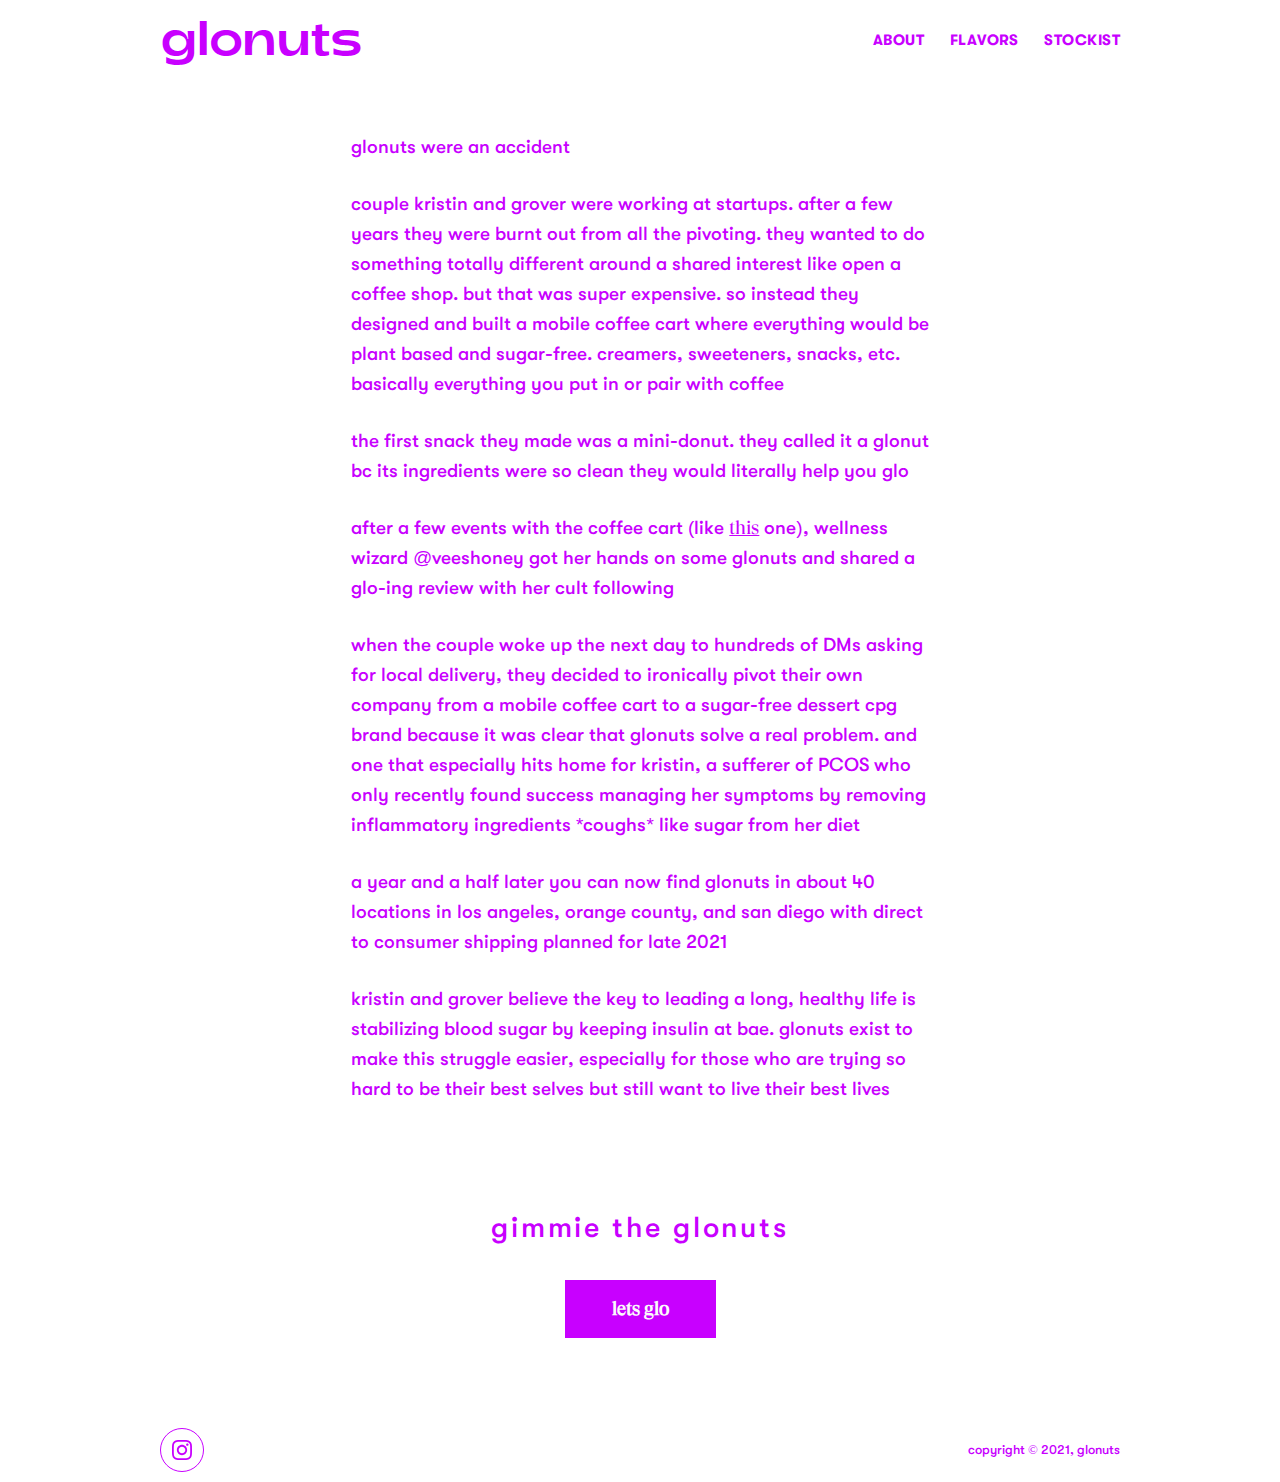
<file: about.html>
<!DOCTYPE html>
<html lang="en" dir="ltr">
  <head>
    <meta charset="utf-8">
    <title>Glonuts</title>
    <!-- Fav Icons -->
    <link rel="apple-touch-icon" sizes="57x57" href="assets/images/icons/apple-icon-57x57.png">
    <link rel="apple-touch-icon" sizes="60x60" href="assets/images/icons/apple-icon-60x60.png">
    <link rel="apple-touch-icon" sizes="72x72" href="assets/images/icons/apple-icon-72x72.png">
    <link rel="apple-touch-icon" sizes="76x76" href="assets/images/icons/apple-icon-76x76.png">
    <link rel="apple-touch-icon" sizes="114x114" href="assets/images/icons/apple-icon-114x114.png">
    <link rel="apple-touch-icon" sizes="120x120" href="assets/images/icons/apple-icon-120x120.png">
    <link rel="apple-touch-icon" sizes="144x144" href="assets/images/icons/apple-icon-144x144.png">
    <link rel="apple-touch-icon" sizes="152x152" href="assets/images/icons/apple-icon-152x152.png">
    <link rel="apple-touch-icon" sizes="180x180" href="assets/images/icons/apple-icon-180x180.png">
    <link rel="icon" type="image/png" sizes="192x192"  href="assets/images/icons/android-icon-192x192.png">
    <link rel="icon" type="image/png" sizes="32x32" href="assets/images/icons/favicon-32x32.png">
    <link rel="icon" type="image/png" sizes="96x96" href="assets/images/icons/favicon-96x96.png">
    <link rel="icon" type="image/png" sizes="16x16" href="assets/images/icons/favicon-16x16.png">
    <meta name="msapplication-TileColor" content="#ffffff">
    <meta name="msapplication-TileImage" content="assets/images/icons/ms-icon-144x144.png">
    <meta name="theme-color" content="#C800FF">
    <!-- OGP -->
    <meta property="og:title" content="glonuts"/>
    <meta property="og:image" content="glonuts"/>
    <meta property="og:description" content="glonuts"/>
    <meta property="og:url" content="glonuts"/>
    <meta id="viewport" name="viewport" content="width=device-width, initial-scale=1, maximum-scale=1, user-scalable=0" />
    <!-- Fav Icon -->
    <link rel="icon" href="favicon.ico" type="image/x-icon"/>
    <!-- Site CSS -->
    <link href="assets/css/simple-grid.css" rel="stylesheet" type="text/css">
    <link href="assets/css/site.css" rel="stylesheet" type="text/css">
    <link href="assets/css/components.css" rel="stylesheet" type="text/css">
    <link href="assets/css/navigation.css" rel="stylesheet" type="text/css">
    <!-- Mobile CSS -->
    <link href="assets/css/mobile.css" rel="stylesheet" type="text/css">
    <!-- JS -->
    <script type="text/javascript" src="assets/js/jquery.min.js"></script>
    <script type="text/javascript" src="assets/js/nav.js"></script>
  </head>
  <body>
    <div class="container">

      <!-- Navigation -->
      <div class="nav-container">
        <div class="logo">
          <a href="index.html">
            glonuts
          </a>
        </div>
        <div class="nav-link-container">
          <div class="nav-link desktop">
            <a href="about.html" >
              ABOUT
            </a>
          </div>
          <div class="nav-link desktop">
            <a href="flavors.html">
              FLAVORS
            </a>
          </div>
          <div class="nav-link desktop">
            <a href="stockist.html">
              STOCKIST
            </a>
          </div>

          <div class="toggle-nav">
            <div class="menu-icon"></div>
          </div>

        </div>
      </div>
      <!-- Mobile Nav Items -->
      <div class="nav-pane slide-out">
        <div class="mobile-nav-link-container">
          <div class="nav-link">
            <a href="about.html" >
              ABOUT
            </a>
          </div>
          <div class="nav-link">
            <a href="flavors.html">
              FLAVORS
            </a>
          </div>
          <div class="nav-link">
            <a href="stockist.html">
              STOCKIST
            </a>
          </div>
        </div>
      </div>

      <style media="screen">
        .about-copy {
          margin: 0 auto;
          max-width: 578px;
          padding-top: 60px;
          font-size: 19px;
        }
        p {
          margin: 0;
          line-height: 30px;
          margin-bottom: 27px;
        }
      </style>

      <div class="content center">
        <div class="about-copy left">
          <p>glonuts were an accident</p>

          <p>couple kristin and grover were working at startups. after a few years they were burnt out from all the pivoting. they wanted to do something totally different around a shared interest like open a coffee shop. but that was super expensive. so instead they designed and built a mobile coffee cart where everything would be plant based and sugar-free: creamers, sweeteners, snacks, etc. basically everything you put in or pair with coffee</p>

          <p>the first snack they made was a mini-donut. they called it a glonut bc its ingredients were so clean they would literally help you glo</p>

          <p>after a few events with the coffee cart (like <a href="http://www.justjared.com/2019/11/06/gwyneth-paltrow-jamie-foxx-more-celebrate-a-hotel-opening-in-west-hollywood/" style="text-decoration: underline;">this</a> one), wellness wizard @veeshoney got her hands on some glonuts and shared a glo-ing review with her cult following</p>

          <p>when the couple woke up the next day to hundreds of DMs asking for local delivery, they decided to ironically pivot their own company from a mobile coffee cart to a sugar-free dessert cpg brand because it was clear that glonuts solve a real problem. and one that especially hits home for kristin, a sufferer of PCOS who only recently found success managing her symptoms by removing inflammatory ingredients *coughs* like sugar from her diet</p>

          <p>a year and a half later you can now find glonuts in about 40 locations in los angeles, orange county, and san diego with direct to consumer shipping planned for late 2021</p>

          <p>kristin and grover believe the key to leading a long, healthy life is stabilizing blood sugar by keeping insulin at bae. glonuts exist to make this struggle easier, especially for those who are trying so hard to be their best selves but still want to live their best lives</p>
        </div>

        <!-- Hero CTA -->
        <div class="content center cta">
          gimmie the glonuts
        </div>
        <a href="about.html">
          <a href="https://forms.gle/fLkeyUtPHqLLz2ut7" target="_blank">
            <div class="btn" style="margin-bottom: 90px;">
              lets glo
            </div>
          </a>
        </a>
      </div>

  <!-- Footer -->
  <div class="footer">
    <div class="ig-container">
      <a href="https://Instagram.com/eatglonuts" target="_blank" class="ig-link">
      </a>
    </div>
    <div class="copyright">
      copyright © 2021, glonuts
    </div>
  </div>

  <!-- End Container -->
  </div>

</body>
</file>
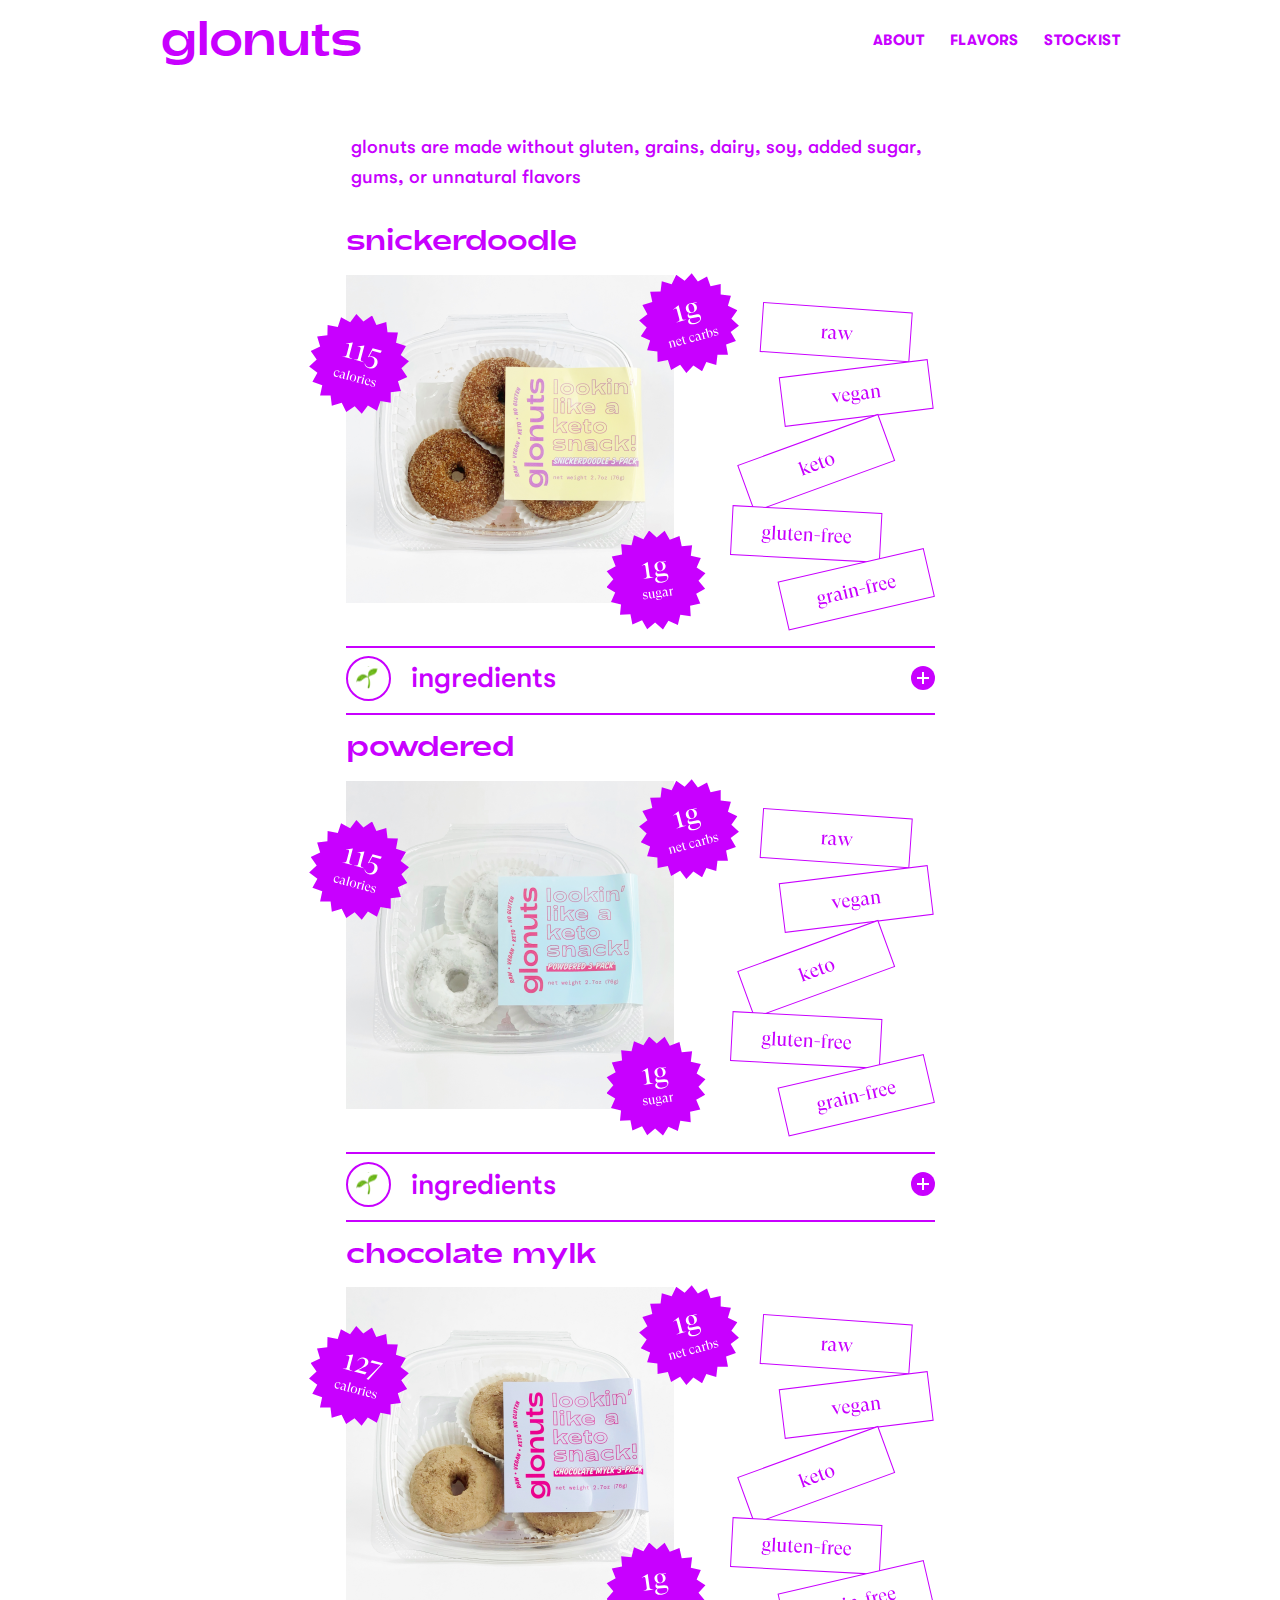
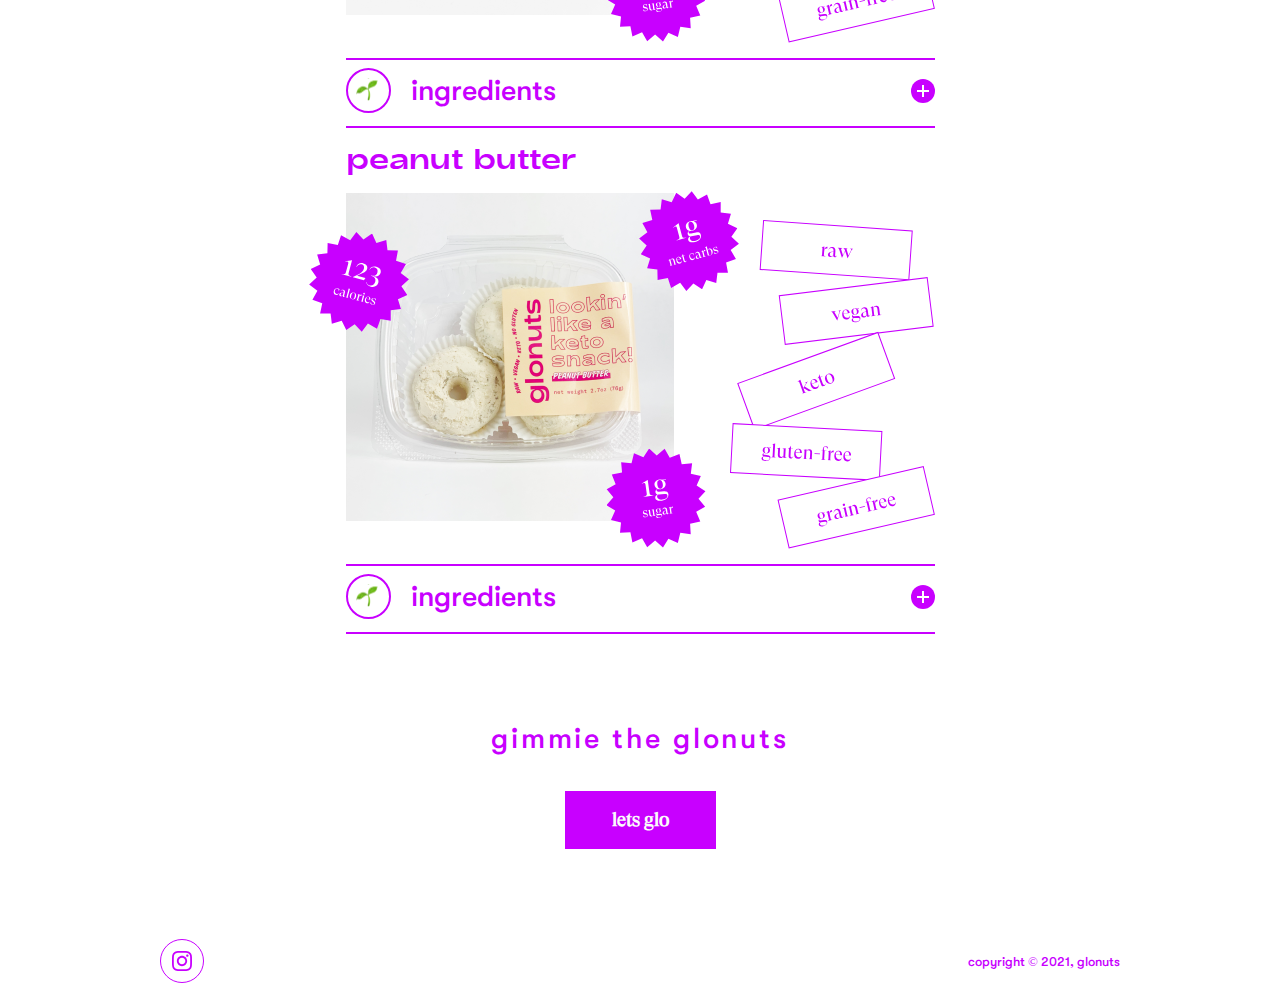
<file: flavors.html>
<!DOCTYPE html>
<html lang="en" dir="ltr">
  <head>
    <meta charset="utf-8">
    <title>Glonuts</title>
    <!-- Fav Icons -->
    <link rel="apple-touch-icon" sizes="57x57" href="assets/images/icons/apple-icon-57x57.png">
    <link rel="apple-touch-icon" sizes="60x60" href="assets/images/icons/apple-icon-60x60.png">
    <link rel="apple-touch-icon" sizes="72x72" href="assets/images/icons/apple-icon-72x72.png">
    <link rel="apple-touch-icon" sizes="76x76" href="assets/images/icons/apple-icon-76x76.png">
    <link rel="apple-touch-icon" sizes="114x114" href="assets/images/icons/apple-icon-114x114.png">
    <link rel="apple-touch-icon" sizes="120x120" href="assets/images/icons/apple-icon-120x120.png">
    <link rel="apple-touch-icon" sizes="144x144" href="assets/images/icons/apple-icon-144x144.png">
    <link rel="apple-touch-icon" sizes="152x152" href="assets/images/icons/apple-icon-152x152.png">
    <link rel="apple-touch-icon" sizes="180x180" href="assets/images/icons/apple-icon-180x180.png">
    <link rel="icon" type="image/png" sizes="192x192"  href="assets/images/icons/android-icon-192x192.png">
    <link rel="icon" type="image/png" sizes="32x32" href="assets/images/icons/favicon-32x32.png">
    <link rel="icon" type="image/png" sizes="96x96" href="assets/images/icons/favicon-96x96.png">
    <link rel="icon" type="image/png" sizes="16x16" href="assets/images/icons/favicon-16x16.png">
    <meta name="msapplication-TileColor" content="#ffffff">
    <meta name="msapplication-TileImage" content="assets/images/icons/ms-icon-144x144.png">
    <meta name="theme-color" content="#C800FF">
    <!-- OGP -->
    <meta property="og:title" content="glonuts"/>
    <meta property="og:image" content="glonuts"/>
    <meta property="og:description" content="glonuts"/>
    <meta property="og:url" content="glonuts"/>
    <meta id="viewport" name="viewport" content="width=device-width, initial-scale=1, maximum-scale=1, user-scalable=0" />
    <!-- Fav Icon -->
    <link rel="icon" href="favicon.ico" type="image/x-icon"/>
    <!-- Site CSS -->
    <link href="assets/css/simple-grid.css" rel="stylesheet" type="text/css">
    <link href="assets/css/site.css" rel="stylesheet" type="text/css">
    <link href="assets/css/components.css" rel="stylesheet" type="text/css">
    <link href="assets/css/expandable-panel.css" rel="stylesheet" type="text/css">
    <link href="assets/css/navigation.css" rel="stylesheet" type="text/css">
    <!-- Mobile CSS -->
    <link href="assets/css/mobile.css" rel="stylesheet" type="text/css">
    <!-- JS -->
    <script type="text/javascript" src="assets/js/jquery.min.js"></script>
    <script type="text/javascript" src="assets/js/jquery.expandable.panel.js"></script>
    <script type="text/javascript" src="assets/js/nav.js"></script>
  </head>
  <body>
    <div class="container">

      <!-- Navigation -->
      <div class="nav-container">
        <div class="logo">
          <a href="index.html">
            glonuts
          </a>
        </div>
        <div class="nav-link-container">
          <div class="nav-link desktop">
            <a href="about.html" >
              ABOUT
            </a>
          </div>
          <div class="nav-link desktop">
            <a href="flavors.html">
              FLAVORS
            </a>
          </div>
          <div class="nav-link desktop">
            <a href="stockist.html">
              STOCKIST
            </a>
          </div>

          <div class="toggle-nav">
            <div class="menu-icon"></div>
          </div>

        </div>
      </div>
      <!-- Mobile Nav Items -->
      <div class="nav-pane slide-out">
        <div class="mobile-nav-link-container">
          <div class="nav-link">
            <a href="about.html" >
              ABOUT
            </a>
          </div>
          <div class="nav-link">
            <a href="flavors.html">
              FLAVORS
            </a>
          </div>
          <div class="nav-link">
            <a href="stockist.html">
              STOCKIST
            </a>
          </div>
        </div>
      </div>

      <style media="screen">
        hr {
          border: 1px solid var(--purple);
        }
        .flavors-copy {
          margin-left: 5.25px;
          padding-top: 60px;
          padding-bottom: 25px;
        }
        .product-name {
          font-family: 'GTSuper-Adieu';
          color: var(--purple);
          font-size: 29px;
          padding-bottom: 12px;
        }
        .ingredients-title-container {
          display: flex;
          flex-direction: row;
          flex-wrap: nowrap;
          align-items: center;
          justify-content: space-between;
        }
        .ingredients-title {
          font-family: 'GTWalsheim-Medium';
          color: var(--purple);
          font-size: 29px;
          padding-left: 15px;
        }
        .ingredients-items li {
          font-family: 'GTSuper-Regular';
          color: var(--purple);
          font-size: 19px;
          line-height: 175%;
        }
        .organic-msg {
          font-family: 'GTWalsheim-Bold';
          color: var(--purple);
          font-size: 19px;
          line-height: auto;
        }
        .product-img {
          display: inline-block;
          text-align: left;
          width: 430px;
        }
        .product-shot {
          width: 328px;
        }
        .calories {
          margin-left: -369px;
          margin-bottom: 189px;
          transform: rotate(15.01deg);
        }
        .net-carbs {
          margin-left: 225px;
          margin-bottom: 230px;
          transform: rotate(-15.01deg);
        }
        .sugar {
          margin-left: 260px;
          margin-top: -80px;
          transform: rotate(-8.01deg);
        }
        .ingredient-blocks {
          margin-left: -50px;
        }
        /* Hide mobile feature blocks on desktop */
        @media only screen and (min-width: 60em) {
          .mobile-feature-blocks {
            display: none;
          }
          .desktop-feature-blocks {
            display: inline;
          }
        }
      </style>

      <!-- Flavors Content -->
      <div class="content center">
        <div class="flavors-copy left">
          glonuts are made without gluten, grains, dairy, soy, added sugar, gums, or unnatural flavors
        </div>

        <!-- Snickerdoodle -->
        <div class="product">
          <div class="product-name left">
            snickerdoodle
          </div>
          <div class="product-img">
            <!-- Desktop Product Image -->
            <img src="assets/images/snick.png" alt="" class="product-shot desktop">
            <!-- Mobile Product Image -->
            <img src="assets/images/snick.png" alt="" class="product-shot mobile">
            <!-- Badges -->
            <img src="assets/images/svg/calories-snicker-powder.svg" alt="" class="calories">
            <img src="assets/images/svg/net-carbs-all.svg" alt="" class="net-carbs">
            <img src="assets/images/svg/sugar-all.svg" alt="" class="sugar">
          </div>
          <div class="desktop-feature-blocks">
            <img src="assets/images/svg/feature-blocks.svg" alt="" class="ingredient-blocks">
          </div>
        </div>
        <!-- Snickerdoodle Ingredients -->
        <hr>
        <div class="expandable-panel" id="cp-1">
          <div class="expandable-panel-heading">
            <div class="ingredients-title-container left">
              <img src="assets/images/svg/ingredient-icon-alt.svg" alt="" width="45px">
              <div class="ingredients-title">
                ingredients
              </div>
              <span class="icon-close-open"></span>
            </div>
          </div>
          <div class="expandable-panel-content">
            <div class="ingredients-items left">
              <ul>
                <li>almond flour  <i>non-gmo</i></li>
                <li>coconut*</li>
                <li>coconut oil*</li>
                <li>coconut butter*</li>
                <li>erythritol  <i>non-gmo</i></li>
                <li>monkfruit  <i>non-gmo</i></li>
                <li>almond mylk*</li>
                <li>vanilla*</li>
                <li>himalayan pink salt</li>
              </ul>
              <div class="organic-msg right">
                * indicates organic
              </div>
            </div>
          </div>
        </div>
        <hr>
        <div class="mobile-feature-blocks">
          <img src="assets/images/svg/mobile-only/feature-blocks-mobile.svg" alt="">
        </div>

        <!-- End Snickerdoodle Product -->

        <!-- Powdered -->
        <div class="product">
          <div class="product-name left">
            powdered
          </div>
          <div class="product-img">
            <!-- Desktop Product Image -->
            <img src="assets/images/powd.png" alt="" class="product-shot desktop">
            <!-- Mobile Product Image -->
            <img src="assets/images/powd.png" alt="" class="product-shot mobile">
            <!-- Badges -->
            <img src="assets/images/svg/calories-snicker-powder.svg" alt="" class="calories">
            <img src="assets/images/svg/net-carbs-all.svg" alt="" class="net-carbs">
            <img src="assets/images/svg/sugar-all.svg" alt="" class="sugar">
          </div>
          <div class="desktop-feature-blocks">
            <img src="assets/images/svg/feature-blocks.svg" alt="" class="ingredient-blocks">
          </div>
        </div>
        <!-- Powdered Ingredients -->
        <hr>
        <div class="expandable-panel" id="cp-2">
          <div class="expandable-panel-heading">
            <div class="ingredients-title-container left">
              <img src="assets/images/svg/ingredient-icon-alt.svg" alt="" width="45px">
              <div class="ingredients-title">
                ingredients
              </div>
              <span class="icon-close-open"></span>
            </div>
          </div>
          <div class="expandable-panel-content">
            <div class="ingredients-items left">
              <ul>
                <li>almond flour  <i>non-gmo</i></li>
                <li>coconut*</li>
                <li>coconut oil*</li>
                <li>coconut butter*</li>
                <li>erythritol  <i>non-gmo</i></li>
                <li>monkfruit  <i>non-gmo</i></li>
                <li>almond mylk*</li>
                <li>vanilla*</li>
                <li>himalayan pink salt</li>
              </ul>
              <div class="organic-msg right">
                * indicates organic
              </div>
            </div>
          </div>
        </div>

        <hr>

        <div class="mobile-feature-blocks">
          <img src="assets/images/svg/mobile-only/feature-blocks-mobile.svg" alt="">
        </div>

        <!-- End Powdered Product -->

        <!-- chocolate -->
        <div class="product">
          <div class="product-name left">
            chocolate mylk
          </div>
          <div class="product-img">
            <!-- Desktop Product Image -->
            <img src="assets/images/choc.png" alt="" class="product-shot desktop">
            <!-- Mobile Product Image -->
            <img src="assets/images/choc.png" alt="" class="product-shot mobile">
            <!-- Badges -->
            <img src="assets/images/svg/calories-choc.svg" alt="" class="calories">
            <img src="assets/images/svg/net-carbs-all.svg" alt="" class="net-carbs">
            <img src="assets/images/svg/sugar-all.svg" alt="" class="sugar">
          </div>
          <div class="desktop-feature-blocks">
            <img src="assets/images/svg/feature-blocks.svg" alt="" class="ingredient-blocks">
          </div>
        <!-- Choc Ingredients -->
        <hr>
        <div class="expandable-panel" id="cp-3">
          <div class="expandable-panel-heading">
            <div class="ingredients-title-container left">
              <img src="assets/images/svg/ingredient-icon-alt.svg" alt="" width="45px">
              <div class="ingredients-title">
                ingredients
              </div>
              <span class="icon-close-open"></span>
            </div>
          </div>
          <div class="expandable-panel-content">
            <div class="ingredients-items left">
              <ul>
                <li>almond flour <i>non-gmo</i></li>
                <li>coconut* </li>
                <li>coconut oil* </li>
                <li>coconut butter* </li>
                <li>erythritol <i>non-gmo</i></li>
                <li>monkfruit <i>non-gmo</i></li>
                <li>cacao* </li>
                <li>mesquite* </li>
                <li>almond mylk* </li>
                <li>vanilla* </li>
                <li>cinnamon* </li>
                <li>himalayan pink salt</li>
              </ul>
              <div class="organic-msg right">
                * indicates organic
              </div>
            </div>
          </div>
        </div>

        <hr>

        <div class="mobile-feature-blocks">
          <img src="assets/images/svg/mobile-only/feature-blocks-mobile.svg" alt="">
        </div>

        <!-- End chocolate Product -->

        <!-- Peanut Butter -->
        <div class="product">
          <div class="product-name left">
            peanut butter
          </div>
          <div class="product-img">
            <!-- Desktop Product Image -->
            <img src="assets/images/pb.png" alt="" class="product-shot desktop">
            <!-- Mobile Product Image -->
            <img src="assets/images/pb.png" alt="" class="product-shot mobile">
            <!-- Badges -->
            <img src="assets/images/svg/calories-pb.svg" alt="" class="calories">
            <img src="assets/images/svg/net-carbs-all.svg" alt="" class="net-carbs">
            <img src="assets/images/svg/sugar-all.svg" alt="" class="sugar">
          </div>
          <div class="desktop-feature-blocks">
            <img src="assets/images/svg/feature-blocks.svg" alt="" class="ingredient-blocks">
          </div>
        </div>
        <!-- Snickerdoodle Ingredients -->
        <hr>
        <div class="expandable-panel" id="cp-4">
          <div class="expandable-panel-heading">
            <div class="ingredients-title-container left">
              <img src="assets/images/svg/ingredient-icon-alt.svg" alt="" width="45px">
              <div class="ingredients-title">
                ingredients
              </div>
              <span class="icon-close-open"></span>
            </div>
          </div>
          <div class="expandable-panel-content">
            <div class="ingredients-items left">
              <ul>
                <li>almond flour <i>non-gmo</i></li>
                <li>coconut* </li>
                <li>coconut oil* </li>
                <li>coconut butter* </li>
                <li>erythritol <i>non-gmo</i></li>
                <li>monkfruit <i>non-gmo</i></li>
                <li>peanuts* </li>
                <li>almond mylk* </li>
                <li>vanilla* </li>
                <li>cinnamon* </li>
                <li>himalayan pink salt</li>
              </ul>
              <div class="organic-msg right">
                * indicates organic
              </div>
          </div>
        </div>

        <hr>

        <div class="mobile-feature-blocks">
          <img src="assets/images/svg/mobile-only/feature-blocks-mobile.svg" alt="">
        </div>

        <!-- End Peanut Butter Product -->
      </div>
    </div>

      <!-- Hero CTA -->
      <div class="content center cta">
        gimmie the glonuts
      </div>
      <a href="about.html">
        <a href="https://forms.gle/fLkeyUtPHqLLz2ut7" target="_blank">
          <div class="btn" style="margin-bottom: 90px;">
            lets glo
          </div>
        </a>
      </a>

  <!-- End Container -->
  </div>

  <!-- Footer -->
  <div class="footer">
    <div class="ig-container">
      <a href="https://Instagram.com/eatglonuts" target="_blank" class="ig-link">
      </a>
    </div>
    <div class="copyright">
      copyright © 2021, glonuts
    </div>
  </div>

  <script type="text/javascript">
    // Load Panel JS Function
    $(window).load(function() {
        runPanels(4);
    });
  </script>

</body>
</file>
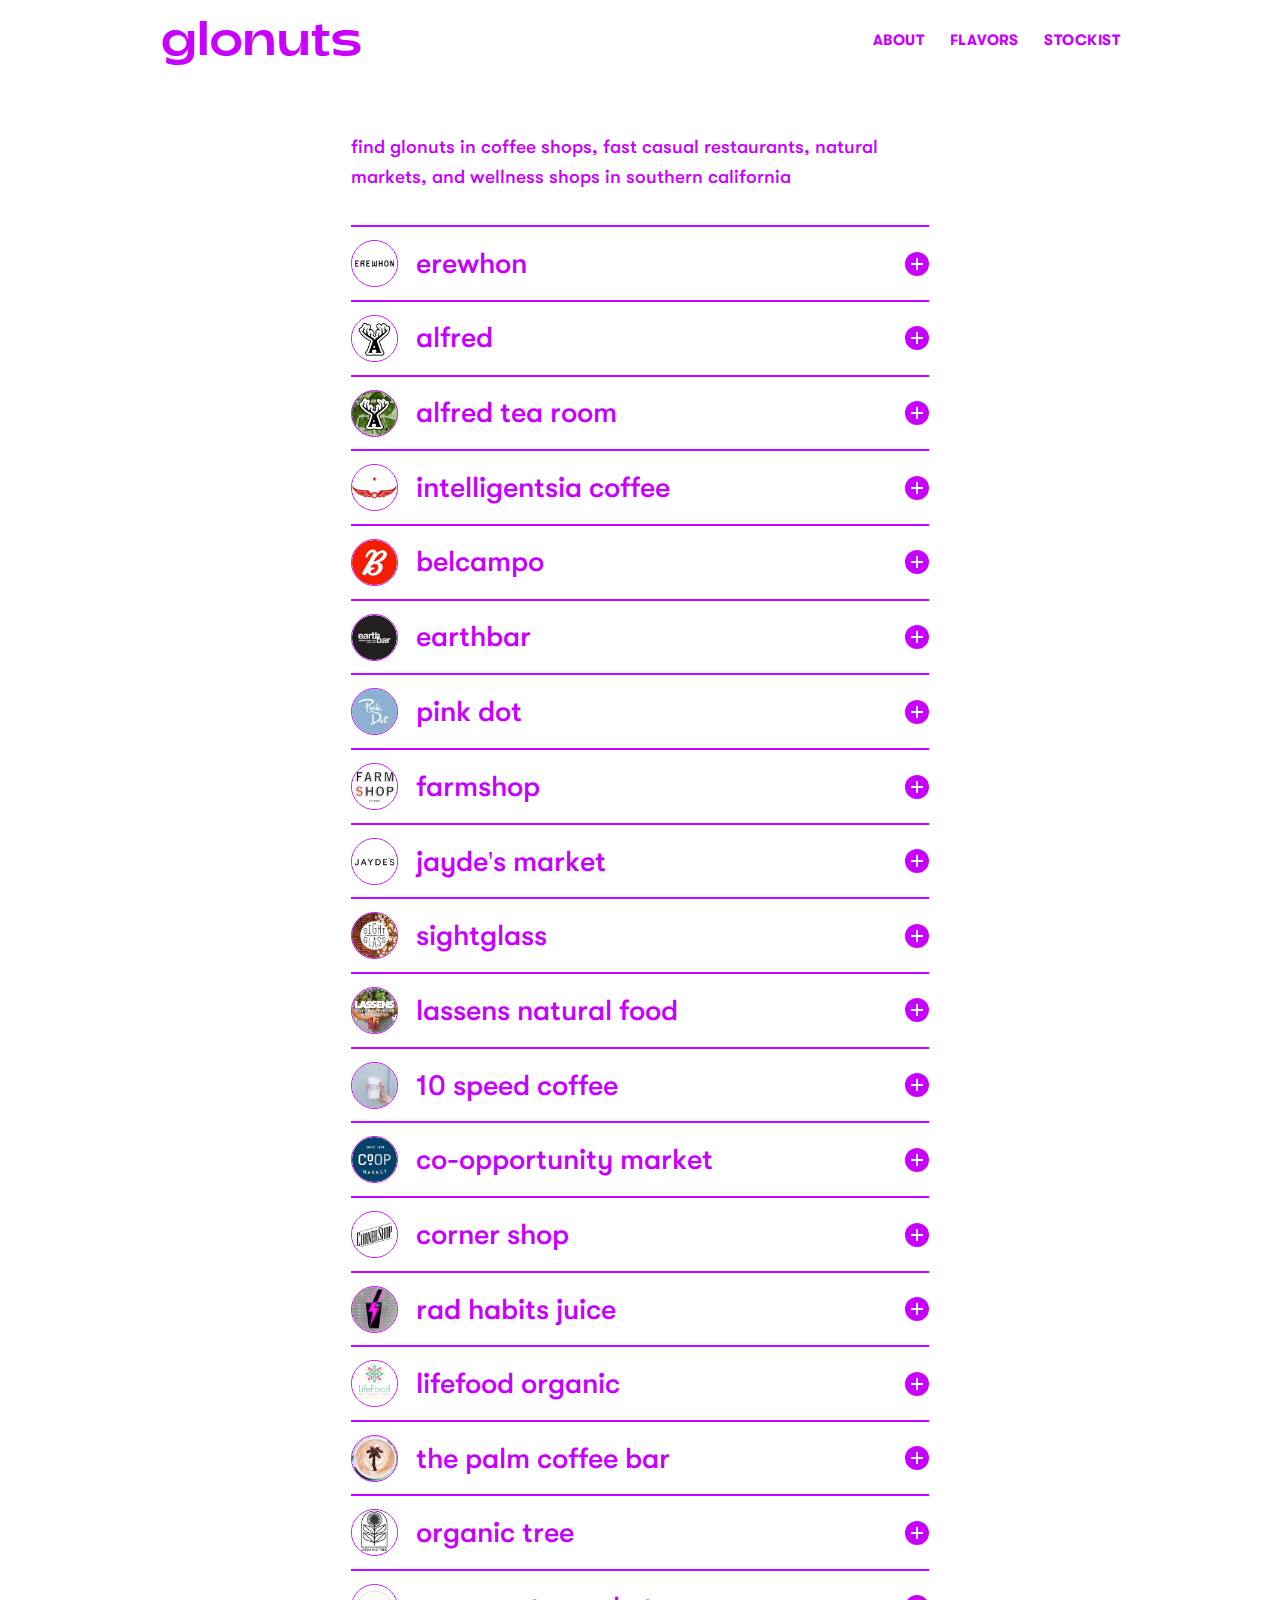
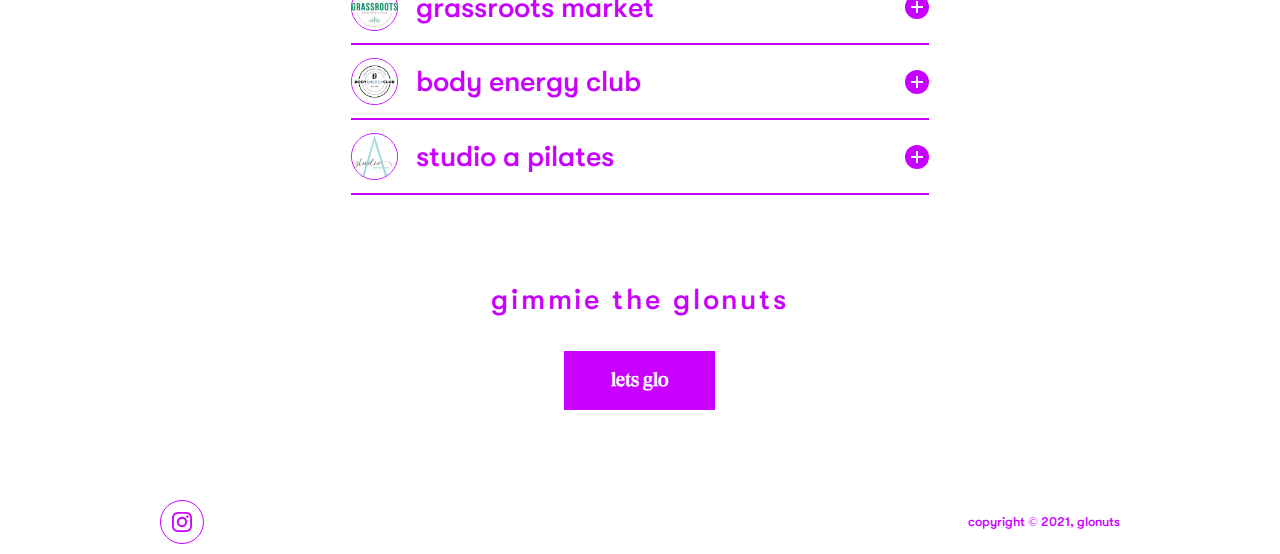
<file: stockist.html>
<!DOCTYPE html>
<html lang="en" dir="ltr">
  <head>
    <meta charset="utf-8">
    <title>Glonuts</title>
    <!-- Fav Icons -->
    <link rel="apple-touch-icon" sizes="57x57" href="assets/images/icons/apple-icon-57x57.png">
    <link rel="apple-touch-icon" sizes="60x60" href="assets/images/icons/apple-icon-60x60.png">
    <link rel="apple-touch-icon" sizes="72x72" href="assets/images/icons/apple-icon-72x72.png">
    <link rel="apple-touch-icon" sizes="76x76" href="assets/images/icons/apple-icon-76x76.png">
    <link rel="apple-touch-icon" sizes="114x114" href="assets/images/icons/apple-icon-114x114.png">
    <link rel="apple-touch-icon" sizes="120x120" href="assets/images/icons/apple-icon-120x120.png">
    <link rel="apple-touch-icon" sizes="144x144" href="assets/images/icons/apple-icon-144x144.png">
    <link rel="apple-touch-icon" sizes="152x152" href="assets/images/icons/apple-icon-152x152.png">
    <link rel="apple-touch-icon" sizes="180x180" href="assets/images/icons/apple-icon-180x180.png">
    <link rel="icon" type="image/png" sizes="192x192"  href="assets/images/icons/android-icon-192x192.png">
    <link rel="icon" type="image/png" sizes="32x32" href="assets/images/icons/favicon-32x32.png">
    <link rel="icon" type="image/png" sizes="96x96" href="assets/images/icons/favicon-96x96.png">
    <link rel="icon" type="image/png" sizes="16x16" href="assets/images/icons/favicon-16x16.png">
    <meta name="msapplication-TileColor" content="#ffffff">
    <meta name="msapplication-TileImage" content="assets/images/icons/ms-icon-144x144.png">
    <meta name="theme-color" content="#C800FF">
    <!-- OGP -->
    <meta property="og:title" content="glonuts"/>
    <meta property="og:image" content="glonuts"/>
    <meta property="og:description" content="glonuts"/>
    <meta property="og:url" content="glonuts"/>
    <meta id="viewport" name="viewport" content="width=device-width, initial-scale=1, maximum-scale=1, user-scalable=0" />
    <!-- Fav Icon -->
    <link rel="icon" href="favicon.ico" type="image/x-icon"/>
    <!-- Site CSS -->
    <link href="assets/css/simple-grid.css" rel="stylesheet" type="text/css">
    <link href="assets/css/site.css" rel="stylesheet" type="text/css">
    <link href="assets/css/components.css" rel="stylesheet" type="text/css">
    <link href="assets/css/expandable-panel.css" rel="stylesheet" type="text/css">
    <link href="assets/css/navigation.css" rel="stylesheet" type="text/css">
    <!-- Mobile CSS -->
    <link href="assets/css/mobile.css" rel="stylesheet" type="text/css">
    <!-- JS -->
    <script type="text/javascript" src="assets/js/jquery.min.js"></script>
    <script type="text/javascript" src="assets/js/jquery.expandable.panel.js"></script>
    <script type="text/javascript" src="assets/js/nav.js"></script>
  </head>
  <body>
    <div class="container">

      <!-- Navigation -->
      <div class="nav-container">
        <div class="logo">
          <a href="index.html">
            glonuts
          </a>
        </div>
        <div class="nav-link-container">
          <div class="nav-link desktop">
            <a href="about.html" >
              ABOUT
            </a>
          </div>
          <div class="nav-link desktop">
            <a href="flavors.html">
              FLAVORS
            </a>
          </div>
          <div class="nav-link desktop">
            <a href="stockist.html">
              STOCKIST
            </a>
          </div>

          <div class="toggle-nav">
            <div class="menu-icon"></div>
          </div>

        </div>
      </div>
      <!-- Mobile Nav Items -->
      <div class="nav-pane slide-out">
        <div class="mobile-nav-link-container">
          <div class="nav-link">
            <a href="about.html" >
              ABOUT
            </a>
          </div>
          <div class="nav-link">
            <a href="flavors.html">
              FLAVORS
            </a>
          </div>
          <div class="nav-link">
            <a href="stockist.html">
              STOCKIST
            </a>
          </div>
        </div>
      </div>

      <style media="screen">
        hr {
          border: 1px solid var(--purple);
        }
        .stockist-copy {
          font-family: 'GTWalsheim-Medium', sans-serif;
          color: var(--purple);
          line-height: 30px;
          padding-top: 60px;
          padding-bottom: 25px;
          width: 578px;
          font-size: 19px;
        }
        .stockist-title-container {
          padding-top: 5px;
          padding-bottom: 5px;
          display: flex;
          flex-direction: row;
          flex-wrap: nowrap;
          align-items: center;
          justify-content: space-between;
        }
        .stockist-title-container img {
          border-radius: 50%;
          border: 1px solid var(--purple);
        }
        .stockist-title {
          font-family: 'GTWalsheim-Medium';
          color: var(--purple);
          font-size: 29px;
          padding-left: 15px;
        }
        .stockist-items li {
          font-family: 'GTSuper-Regular';
          color: var(--purple);
          font-size: 19px;
          line-height: 175%;
        }
      </style>

      <!-- Stockist Content -->
      <div class="content center">
        <div class="stockist-copy left">
          find glonuts in coffee shops, fast casual restaurants, natural markets, and wellness shops in southern california
        </div>

        <!-- Locations -->
        <hr>
        <div class="expandable-panel" id="cp-1">
          <div class="expandable-panel-heading">
            <div class="stockist-title-container left">
              <img src="assets/images/locations/erewhon.jpg" alt="" width="45px">
              <div class="stockist-title">
                erewhon
              </div>
              <span class="icon-close-open"></span>
            </div>
          </div>
          <div class="expandable-panel-content">
            <div class="stockist-items left">
              <ul>
                <li style="list-style: none; font-family:'GTWalsheim-Bold'">calabasas</li>
                <ul>
                  <li>26767 Agoura Rd</li>
                </ul>
                <li style="list-style: none; font-family:'GTWalsheim-Bold'">los angeles</li>
                <ul>
                  <li>7660 Beverly Blvd</li>
                </ul>
                <li style="list-style: none; font-family:'GTWalsheim-Bold'">pacific palisades</li>
                <ul>
                  <li>15285 Sunset Blvd</li>
                </ul>
                <li style="list-style: none; font-family:'GTWalsheim-Bold'">santa monica</li>
                <ul>
                  <li>2800 Wilshire Blvd</li>
                </ul>
                <li style="list-style: none; font-family:'GTWalsheim-Bold'">silver lake</li>
                <ul>
                  <li>4121 Santa Monica Blvd</li>
                </ul>
                <li style="list-style: none; font-family:'GTWalsheim-Bold'">studio city</li>
                <ul>
                  <li>12825 Ventura Blvd</li>
                </ul>
                <li style="list-style: none; font-family:'GTWalsheim-Bold'">venice</li>
                <ul>
                  <li>585 Venice Blvd </li>
                </ul>
              </ul>
            </div>
          </div>
        </div>

        <hr>
        <div class="expandable-panel" id="cp-2">
          <div class="expandable-panel-heading">
            <div class="stockist-title-container left">
              <img src="assets/images/locations/alfred.jpg" alt="" width="45px">
              <div class="stockist-title">
                alfred
              </div>
              <span class="icon-close-open"></span>
            </div>
          </div>
          <div class="expandable-panel-content">
            <div class="stockist-items left">
              <ul>
                 <li style="list-style: none; font-family:'GTWalsheim-Bold'">beverly hills</li>
                <ul>
                  <li>490 N Beverly Dr</li>
                </ul>
                <li style="list-style: none; font-family:'GTWalsheim-Bold'">brentwood</li>
                <ul>
                  <li>11908 San Vicente Blvd</li>
                </ul>
                <li style="list-style: none; font-family:'GTWalsheim-Bold'">melrose place</li>
                <ul>
                  <li>8428 Melrose Pl</li>
                </ul>
                <li style="list-style: none; font-family:'GTWalsheim-Bold'">studio city</li>
                <ul>
                  <li>12077 Ventura Pl</li>
                </ul>
                <li style="list-style: none; font-family:'GTWalsheim-Bold'">venice</li>
                <ul>
                  <li>1653b Abbot Kinney Blvd</li>
                </ul>
                <li style="list-style: none; font-family:'GTWalsheim-Bold'">westwood</li>
                <ul>
                  <li>1154 Westwood Blvd</li>
                </ul>
              </ul>
            </div>
          </div>
        </div>

        <hr>
        <div class="expandable-panel" id="cp-3">
          <div class="expandable-panel-heading">
            <div class="stockist-title-container left">
              <img src="assets/images/locations/alfred-tea-room.jpg" alt="" width="45px">
              <div class="stockist-title">
                alfred tea room
              </div>
              <span class="icon-close-open"></span>
            </div>
          </div>
          <div class="expandable-panel-content">
            <div class="stockist-items left">
              <ul>
                <li style="list-style: none; font-family:'GTWalsheim-Bold'">melrose place</li>
                <ul>
                  <li>705 N Alfred St</li>
                </ul>
              </ul>
            </div>
          </div>
        </div>

        <hr>
        <div class="expandable-panel" id="cp-4">
          <div class="expandable-panel-heading">
            <div class="stockist-title-container left">
              <img src="assets/images/locations/intelligentsia.jpg" alt="" width="45px">
              <div class="stockist-title">
                intelligentsia coffee
              </div>
              <span class="icon-close-open"></span>
            </div>
          </div>
          <div class="expandable-panel-content">
            <div class="stockist-items left">
              <ul>
                <li style="list-style: none; font-family:'GTWalsheim-Bold'">silverlake</li>
                <ul>
                  <li>3922 Sunset Blvd</li>
                </ul>
              </ul>
            </div>
          </div>
        </div>

        <hr>
        <div class="expandable-panel" id="cp-5">
          <div class="expandable-panel-heading">
            <div class="stockist-title-container left">
              <img src="assets/images/locations/belcampo.jpg" alt="" width="45px">
              <div class="stockist-title">
                belcampo
              </div>
              <span class="icon-close-open"></span>
            </div>
          </div>
          <div class="expandable-panel-content">
            <div class="stockist-items left">
              <ul>
                <li style="list-style: none; font-family:'GTWalsheim-Bold'">los angeles</li>
                <ul>
                  <li>8053 W 3rd St</li>
                </ul>
                <li style="list-style: none; font-family:'GTWalsheim-Bold'">santa monica</li>
                <ul>
                  <li>1026 Wilshire Blvd</li>
                </ul>
              </ul>
            </div>
          </div>
        </div>

        <hr>
        <div class="expandable-panel" id="cp-6">
          <div class="expandable-panel-heading">
            <div class="stockist-title-container left">
              <img src="assets/images/locations/earthbar.jpg" alt="" width="45px">
              <div class="stockist-title">
                earthbar
              </div>
              <span class="icon-close-open"></span>
            </div>
          </div>
          <div class="expandable-panel-content">
            <div class="stockist-items left">
              <ul>
                <li style="list-style: none; font-family:'GTWalsheim-Bold'">brentwood</li>
                <ul>
                  <li>11640 San Vicente Blvd</li>
                </ul>
                
                <li style="list-style: none; font-family:'GTWalsheim-Bold'">downtown</li>
                <ul>
                  <li>523 W 6th St</li>
                </ul>
              
                <li style="list-style: none; font-family:'GTWalsheim-Bold'">newport</li>
                <ul>
                  <li>2001 Westcliff Dr</li>
                </ul>
                <li style="list-style: none; font-family:'GTWalsheim-Bold'">west hollywood</li>
                <ul>
                  <li>8365 Santa Monica Blvd</li>
                </ul>
                <li style="list-style: none; font-family:'GTWalsheim-Bold'">west hollywood (equinox)</li>
                <ul>
                  <li>8590 Sunset Blvd</li>
                </ul>
              </ul>
            </div>
          </div>
        </div>

        <hr>
        <div class="expandable-panel" id="cp-7">
          <div class="expandable-panel-heading">
            <div class="stockist-title-container left">
              <img src="assets/images/locations/pinkdot.jpg" alt="" width="45px">
              <div class="stockist-title">
                pink dot
              </div>
              <span class="icon-close-open"></span>
            </div>
          </div>
          <div class="expandable-panel-content">
            <div class="stockist-items left">
              <ul>
                <li style="list-style: none; font-family:'GTWalsheim-Bold'">east la (online only)</li>
                <li style="list-style: none; font-family:'GTWalsheim-Bold'">encino  (online only)</li>
                <li style="list-style: none; font-family:'GTWalsheim-Bold'">west hollywood</li>
                <ul>
                  <li>8495 Sunset Blvd</li>
                </ul>
                <li style="list-style: none; font-family:'GTWalsheim-Bold'">west la (online only)</li>
              </ul>
            </div>
          </div>
        </div>

        <hr>
        <div class="expandable-panel" id="cp-8">
          <div class="expandable-panel-heading">
            <div class="stockist-title-container left">
              <img src="assets/images/locations/farmshop.jpg" alt="" width="45px">
              <div class="stockist-title">
                farmshop
              </div>
              <span class="icon-close-open"></span>
            </div>
          </div>
          <div class="expandable-panel-content">
            <div class="stockist-items left">
              <ul>
                <li style="list-style: none; font-family:'GTWalsheim-Bold'">brentwood</li>
                <ul>
                  <li>225 26th St</li>
                </ul>
              </ul>
            </div>
          </div>
        </div>

       <hr>
         <div class="expandable-panel" id="cp-9">
          <div class="expandable-panel-heading">
            <div class="stockist-title-container left">
              <img src="assets/images/locations/jaydes.jpg" alt="" width="45px">
              <div class="stockist-title">
                jayde's market
              </div>
              <span class="icon-close-open"></span>
            </div>
          </div>
          <div class="expandable-panel-content">
            <div class="stockist-items left">
              <ul>
                <li style="list-style: none; font-family:'GTWalsheim-Bold'">beverly glen</li>
                <ul>
                  <li>2964 Beverly Glen Cir</li>
                </ul>
              </ul>
            </div>
          </div>
        </div>

        <hr>
        <div class="expandable-panel" id="cp-10">
          <div class="expandable-panel-heading">
            <div class="stockist-title-container left">
              <img src="assets/images/locations/sight-glass.jpg" alt="" width="45px">
              <div class="stockist-title">
                sightglass
              </div>
              <span class="icon-close-open"></span>
            </div>
          </div>
          <div class="expandable-panel-content">
            <div class="stockist-items left">
              <ul>
                <li style="list-style: none; font-family:'GTWalsheim-Bold'">hollywood</li>
                <ul>
                  <li>7051 Willoughby Ave</li>
                </ul>
              </ul>
            </div>
          </div>
        </div>

        <hr>
        <div class="expandable-panel" id="cp-11">
          <div class="expandable-panel-heading">
            <div class="stockist-title-container left">
              <img src="assets/images/locations/lassens.jpg" alt="" width="45px">
              <div class="stockist-title">
                lassens natural food
              </div>
              <span class="icon-close-open"></span>
            </div>
          </div>
          <div class="expandable-panel-content">
            <div class="stockist-items left">
              <ul>
                <li style="list-style: none; font-family:'GTWalsheim-Bold'">echo park</li>
                <ul>
                  <li>1631 Sunset Blvd</li>
                </ul>
                <li style="list-style: none; font-family:'GTWalsheim-Bold'">los feliz</li>
                <ul>
                  <li>2080 Hillhurst Ave</li>
                </ul>
              </ul>
            </div>
          </div>
        </div>

        <hr>
        <div class="expandable-panel" id="cp-12">
          <div class="expandable-panel-heading">
            <div class="stockist-title-container left">
              <img src="assets/images/locations/10speed.jpg" alt="" width="45px">
              <div class="stockist-title">
                10 speed coffee
              </div>
              <span class="icon-close-open"></span>
            </div>
          </div>
          <div class="expandable-panel-content">
            <div class="stockist-items left">
              <ul>
                <li style="list-style: none; font-family:'GTWalsheim-Bold'">santa monica</li>
                <ul>
                  <li>1919 Santa Monica Blvd</li>
                </ul>
              </ul>
            </div>
          </div>
        </div>

        <hr>
        <div class="expandable-panel" id="cp-13">
          <div class="expandable-panel-heading">
            <div class="stockist-title-container left">
              <img src="assets/images/locations/co-op.jpg" alt="" width="45px">
              <div class="stockist-title">
                co-opportunity market
              </div>
              <span class="icon-close-open"></span>
            </div>
          </div>
          <div class="expandable-panel-content">
            <div class="stockist-items left">
              <ul>
                <li style="list-style: none; font-family:'GTWalsheim-Bold'">culver city</li>
                <ul>
                  <li>8770 Washington Blvd</li>
                </ul>
                <li style="list-style: none; font-family:'GTWalsheim-Bold'">santa monica</li>
                <ul>
                  <li>1525 Broadway</li>
                </ul>
              </ul>
            </div>
          </div>
        </div>

        <hr>
        <div class="expandable-panel" id="cp-14">
          <div class="expandable-panel-heading">
            <div class="stockist-title-container left">
              <img src="assets/images/locations/corner-shop.jpg" alt="" width="45px">
              <div class="stockist-title">
                corner shop
              </div>
              <span class="icon-close-open"></span>
            </div>
          </div>
          <div class="expandable-panel-content">
            <div class="stockist-items left">
              <ul>
                <li style="list-style: none; font-family:'GTWalsheim-Bold'">silverlake</li>
                <ul>
                  <li>559 N Hoover St</li>
                </ul>
              </ul>
            </div>
          </div>
        </div>

        <hr>
        <div class="expandable-panel" id="cp-15">
          <div class="expandable-panel-heading">
            <div class="stockist-title-container left">
              <img src="assets/images/locations/rad-habbits.jpg" alt="" width="45px">
              <div class="stockist-title">
                rad habits juice
              </div>
              <span class="icon-close-open"></span>
            </div>
          </div>
          <div class="expandable-panel-content">
            <div class="stockist-items left">
              <ul>
                <li style="list-style: none; font-family:'GTWalsheim-Bold'">san diego</li>
                <ul>
                  <li>2967 Beech St</li>
                </ul>
              </ul>
            </div>
          </div>
        </div>

        <hr>
        <div class="expandable-panel" id="cp-16">
          <div class="expandable-panel-heading">
            <div class="stockist-title-container left">
              <img src="assets/images/locations/life-food.jpg" alt="" width="45px">
              <div class="stockist-title">
                lifefood organic
              </div>
              <span class="icon-close-open"></span>
            </div>
          </div>
          <div class="expandable-panel-content">
            <div class="stockist-items left">
              <ul>
                <li style="list-style: none; font-family:'GTWalsheim-Bold'">hollywood</li>
                <ul>
                  <li>1507 N Cahuenga Blvd</li>
                </ul>
              </ul>
            </div>
          </div>
        </div>

        <hr>
        <div class="expandable-panel" id="cp-17">
          <div class="expandable-panel-heading">
            <div class="stockist-title-container left">
              <img src="assets/images/locations/palm.jpg" alt="" width="45px">
              <div class="stockist-title">
                the palm coffee bar
              </div>
              <span class="icon-close-open"></span>
            </div>
          </div>
          <div class="expandable-panel-content">
            <div class="stockist-items left">
              <ul>
                <li style="list-style: none; font-family:'GTWalsheim-Bold'">burbank</li>
                <ul>
                  <li>2922 W Magnolia Blvd</li>
                </ul>
              </ul>
            </div>
          </div>
        </div>

        <hr>
        <div class="expandable-panel" id="cp-18">
          <div class="expandable-panel-heading">
            <div class="stockist-title-container left">
              <img src="assets/images/locations/org-tree.jpg" alt="" width="45px">
              <div class="stockist-title">
                organic tree
              </div>
              <span class="icon-close-open"></span>
            </div>
          </div>
          <div class="expandable-panel-content">
            <div class="stockist-items left">
              <ul>
                <li style="list-style: none; font-family:'GTWalsheim-Bold'">dana point</li>
                <ul>
                  <li>24901 Dana Point Harbor Dr</li>
                </ul>
              </ul>
            </div>
          </div>
        </div>

        <hr>
        <div class="expandable-panel" id="cp-19">
          <div class="expandable-panel-heading">
            <div class="stockist-title-container left">
              <img src="assets/images/locations/grass-roots.jpg" alt="" width="45px">
              <div class="stockist-title">
                grassroots market
              </div>
              <span class="icon-close-open"></span>
            </div>
          </div>
          <div class="expandable-panel-content">
            <div class="stockist-items left">
              <ul>
                <li style="list-style: none; font-family:'GTWalsheim-Bold'">pasadena</li>
                <ul>
                  <li>1119 Fair Oaks Ave</li>
                </ul>
              </ul>
            </div>
          </div>
        </div>

        <hr>
        <div class="expandable-panel" id="cp-20">
          <div class="expandable-panel-heading">
            <div class="stockist-title-container left">
              <img src="assets/images/locations/body-energy.jpg" alt="" width="45px">
              <div class="stockist-title">
                body energy club
              </div>
              <span class="icon-close-open"></span>
            </div>
          </div>
          <div class="expandable-panel-content">
            <div class="stockist-items left">
              <ul>
                <li style="list-style: none; font-family:'GTWalsheim-Bold'">hollywood</li>
                <ul>
                  <li>6318 Hollywood Blvd</li>
                </ul>
                <li style="list-style: none; font-family:'GTWalsheim-Bold'">west hollywood</li>
                <ul>
                  <li>8591 Santa Monica Blvd</li>
                </ul>
              </ul>
            </div>
          </div>
        </div>

        <hr>
        <div class="expandable-panel" id="cp-21">
          <div class="expandable-panel-heading">
            <div class="stockist-title-container left">
              <img src="assets/images/locations/studio-a.jpg" alt="" width="45px">
              <div class="stockist-title">
                studio a pilates
              </div>
              <span class="icon-close-open"></span>
            </div>
          </div>
          <div class="expandable-panel-content">
            <div class="stockist-items left">
              <ul>
                <li style="list-style: none; font-family:'GTWalsheim-Bold'">dana point</li>
                <ul>
                  <li>24849 Del Prado Ave</li>
                </ul>
              </ul>
            </div>
          </div>
        </div>
        <hr>

      </div>

      <!-- Hero CTA -->
      <div class="center">
        <div class="content center cta">
          gimmie the glonuts
        </div>
        <a href="about.html">
          <a href="https://forms.gle/fLkeyUtPHqLLz2ut7" target="_blank">
            <div class="btn" style="margin-bottom: 90px;">
              lets glo
            </div>
          </a>
        </a>
      </div>

      <!-- Footer -->
      <div class="footer">
        <div class="ig-container">
          <a href="https://Instagram.com/eatglonuts" target="_blank" class="ig-link">
          </a>
        </div>
        <div class="copyright">
          copyright © 2021, glonuts
        </div>
      </div>

  <!-- End Container -->
  </div>

  <script type="text/javascript">
    // Load Panel JS Function
    $(window).load(function() {
        runPanels(21);
    });
  </script>

</body>
</file>
<file: assets/css/simple-grid.css>
/**
*** SIMPLE GRID
*** (C) ZACH COLE 2016
**/

/* TYPOGRAPHY */
.font-light {
  font-weight: 300;
}

.font-regular {
  font-weight: 400;
}

.font-heavy {
  font-weight: 700;
}

/* POSITIONING */

.left {
  text-align: left;
}

.right {
  text-align: right;
}

.center {
  text-align: center;
  margin-left: auto;
  margin-right: auto;
}

.justify {
  text-align: justify;
}

/* ==== GRID SYSTEM ==== */

.container {
  width: 90%;
  margin-left: auto;
  margin-right: auto;
  display: flex;
  flex-direction: column;
  flex-wrap: nowrap;
  justify-content: space-between;
  min-height: 100vh;
}

.row {
  position: relative;
  width: 100%;
}

.row [class^="col"] {
  float: left;
  margin: 0.5rem 2%;
  min-height: 0.125rem;
}

.col-1,
.col-2,
.col-3,
.col-4,
.col-5,
.col-6,
.col-7,
.col-8,
.col-9,
.col-10,
.col-11,
.col-12 {
  width: 96%;
}

.col-1-sm {
  width: 4.33%;
}

.col-2-sm {
  width: 12.66%;
}

.col-3-sm {
  width: 21%;
}

.col-4-sm {
  width: 29.33%;
}

.col-5-sm {
  width: 37.66%;
}

.col-6-sm {
  width: 46%;
}

.col-7-sm {
  width: 54.33%;
}

.col-8-sm {
  width: 62.66%;
}

.col-9-sm {
  width: 71%;
}

.col-10-sm {
  width: 79.33%;
}

.col-11-sm {
  width: 87.66%;
}

.col-12-sm {
  width: 96%;
}

.row::after {
	content: "";
	display: table;
	clear: both;
}

.hidden-sm {
  display: none;
}

@media only screen and (min-width: 33.75em) {  /* 540px */
  .container {
    width: 80%;
  }
}

@media only screen and (min-width: 45em) {  /* 720px */
  .col-1 {
    width: 4.33%;
  }

  .col-2 {
    width: 12.66%;
  }

  .col-3 {
    width: 21%;
  }

  .col-4 {
    width: 29.33%;
  }

  .col-5 {
    width: 37.66%;
  }

  .col-6 {
    width: 46%;
  }

  .col-7 {
    width: 54.33%;
  }

  .col-8 {
    width: 62.66%;
  }

  .col-9 {
    width: 71%;
  }

  .col-10 {
    width: 79.33%;
  }

  .col-11 {
    width: 87.66%;
  }

  .col-12 {
    width: 96%;
  }

  .hidden-sm {
    display: block;
  }
}

@media only screen and (min-width: 60em) { /* 960px */
  .container {
    width: 75%;
    max-width: 60rem;
  }
}
</file>
<file: assets/css/site.css>
/* Import Fonts */
@font-face {
  font-family: 'GTSuper-Italic';
  src: url('../fonts/GT-Super-Display-Trial-Regular-Italic.otf') format('truetype');
}
@font-face {
  font-family: 'GTSuper-Regular';
  src: url('../fonts/GT-Super-Display-Trial-Regular.otf') format('truetype');
}
@font-face {
  font-family: 'GTWalsheim-Bold';
  src: url('../fonts/GT-Walsheim-Pro-Trial-Bold.otf') format('truetype');
}
@font-face {
  font-family: 'GTWalsheim-Medium';
  src: url('../fonts/GT-Walsheim-Pro-Trial-Medium.otf') format('truetype');
}
@font-face {
  font-family: 'GTSuper-Adieu';
  src: url('../fonts/GTFAdieuTRIAL-Regular.otf') format('truetype');
}

/* ROOT FONT STYLES */
* {
  font-family: 'GTSuper-Regular', sans-serif;
  line-height: 1.5;
  font-weight: 200;
}
/* Global Variables */
:root {
  --black           : #4D4D4D;
  --gray            : #333333;
  --white           : #FBFBFB;
  --purple          : #C800FF;
  --purple-highlight: #DE66FF;
}
/* UNIVERSAL */
html,
body {
  height: 100%;
  width: 100%;
  margin: 0;
  padding: 0;
  left: 0;
  top: 0;
  font-size: 100%;
}
/* Standard Elements */
h1 {
  font-family: 'GTSuper-Adieu', sans-serif;
  font-size: 3rem;
  font-weight: 200;
}

h2 {
  font-size: 2rem;
  font-weight: 200;
}

h3 {
  font-size: 1.375rem;
}

h4 {
  font-size: 1.125rem;
}

h5 {
  font-size: 1rem;
}

h6 {
  font-size: 0.875rem;
}
a {
  color: var(--purple);
  font-weight: 200;
  text-decoration: none;
}
a:hover {
  color: var(--purple-highlight);
  text-decoration: none;
}
b {
  font-weight: 300;
}
ol li {
  font-weight: 300;
  padding-left: 15px;
  font-size: 1em;
  line-height: 2em;
}
ol li a {
  font-weight: 300;
}
p {
  font-family: 'GTWalsheim-Medium', sans-serif;
  color: var(--purple);
  line-height: 1.8;
}

/* Section Styles */
.section {
  width: 100%;
  height: auto;
  min-height: 250px;
  padding: 60px 0 60px 0;
  overflow: hidden;
}
.section.full {
  min-height: 100vh;
}
.section.relative {
  position: relative;
}
/* Font Color White */
.f-white {
  color: rgba(255,255,255,1) !important;
}
.f-purple {
  color: var(--purple);
}
/* Custom Layout Barriers */
/* Special Items */
.barrier {
  padding-top: 15px;
}
.barrier.sm {
  padding-top: 25px;
}
.barrier.md {
  padding-top: 50px;
}
.barrier.lg {
  padding-top: 75px;
}
.barrier.xl {
  padding-top: 125px;
}
</file>
<file: assets/css/components.css>
/* Hide on Mobile */
.mobile {
  display: none;
}

/* Navigation */
.nav-container {
  display: flex;
  flex-flow: column wrap;
  justify-content: space-between;
  flex-direction: row;
}

.nav-link-container {
  width: 247px;
  display: flex;
  flex-flow: column wrap;
  justify-content: space-between;
  flex-direction: row;
}
.logo {
  /* display: inline-block; */
}
.logo a {
  font-family: 'GTSuper-Adieu', sans-serif;
  font-size: 3rem;
  font-weight: 200; color:var(--purple);
}
.nav-link {
  padding-top: 28px;
}
.nav-link a {
  font-family: 'GTWalsheim-Bold', sans-serif;
  font-size: 15px;
  color: var(--purple);
  letter-spacing: 0.03em;
}
.nav-link a:hover {
  border-bottom: 2px solid;
}

/* Content Components */
.hero-copy {
  font-family: 'GTWalsheim-Medium', sans-serif;
  color: var(--purple);
  font-size: 19px;
  line-height: 30px;
  text-align: left;
  padding-top: 50px;
}
.cta {
  font-family: 'GTWalsheim-Medium', sans-serif;
  color: var(--purple);
  font-size: 29px;
  font-weight: 100;
  letter-spacing: 0.1em;
  padding-top: 75px;
  padding-bottom: 30px;
}
.flavors-copy {
  font-family: 'GTWalsheim-Medium', sans-serif;
  color: var(--purple);
  font-size: 19px;
  line-height: 30px;
  width: 578px;
}
.desktop-feature-blocks img {
  /* margin-left: -15px; */
}

/* Flavors */
.ingredients-title, .stockist-title {
  position: absolute;
  margin-left: 50px;
}
.stockist-items {
  padding-left: 24px;
}
.ingredients-items {
  padding-left: 52px;
  padding-top: 15px;
}
.organic-msg {
  padding-top: 8px;
}

/* Footer */
.footer {
  display: flex;
  flex-direction: row;
  justify-content: space-between;
  align-items: center;
  padding-bottom: 10px;
}
.ig-container {

}
.copyright {
  font-size: 13px;
  color: var(--purple);
  font-family: 'GTWalsheim-Medium';
}
.container {
  display: flex;
  flex-direction: column;
  flex-wrap: nowrap;
  flex-flow: space-between;

}

/* Footer */
.ig-link {
  height: 44px;
  width: 44px;
  display: block;
  overflow: hidden;
  background-image: url('../images/svg/insta-icons.svg');
}
a:hover.ig-link {
  background-position: 0 89px;
}
a:visited.ig-link {
  background-position: 0 44px;
}

/* Buttons */
.btn {
  display: inline-block;
  padding: 14px 46px;
  font-size: 19px;
  font-weight: bold;
  background-color: var(--purple);
  text-align: center;
  color: var(--white);
  border: 1px solid transparent;
  letter-spacing: 0px;
  border-radius: 0px;
  cursor: pointer;
  user-select: none;
  white-space: nowrap;
  text-decoration: none !important;
  transition: all ease-in-out 0.1s;
  -moz-transition: all ease-in-out 0.1s ease-in-out; /* FF 4 */
  -webkit-transition: all ease-in-out 0.1s ease-in-out; /* Safari & Chrome */
  -o-transition: all ease-in-out 0.1s ease-in-out; /* Opera */
}
.btn:hover {
  color: var(--purple);
  border: 1px solid var(--purple);
  background-color: transparent;
}

.btn:active {
  color: var(--white);
  border: 1px solid var(--purple-highlight);
  background-color: var(--purple-highlight);
}
</file>
<file: assets/css/navigation.css>
.nav-pane {
  z-index: 99;
  transition: 250ms;
  position: fixed;
  transform: translateX(-350px);
  top: 0;
  left: 0;
  height: 100vh;
  width: 301px;
  background: var(--purple);
  border-right: none;
  display: flex;
  flex-direction: column;
}
@media screen and (min-width: 750px) and (max-width: 950px) {
  .nav-pane {
    width: 652px;
    transform: translateX(-652px);
  }
}

.nav-pane h1 {
  margin: 0;
  text-align: center;
  color: #F1F1F1;
  text-transform: uppercase;
  font-size: 1.5rem;
}
.nav-pane.open {
  transform: translateX(0);
  transition: 250ms;
}

.toggle-nav {
  margin-top: 26px;
  margin-left: 85% !important;
  cursor: pointer;
}

.toggle-nav .menu-icon {
  width: 24px;
  height: 16px;
  background-repeat: no-repeat;
  background-image:url('../images/svg/mobile-only/hamburger.svg');
}

.toggle-nav.open .menu-icon {
  width: 16px;
  height: 16px;
  background-repeat: no-repeat;
  background-image:url('../images/svg/mobile-only/menu-close.svg');
}

.toggle-nav:hover span.m, .toggle-nav:hover span.n, .toggle-nav:hover span.u {
  opacity: 1;
  transition: 250ms;
}

.mobile-nav-link-container .nav-link a {
  color: var(--white);
  font-family: 'GTWalsheim-Bold', sans-serif;
  font-size: 25px;
  padding-left: 25px;
  letter-spacing: 0.03em;
}
</file>
<file: assets/css/mobile.css>
/* iPHONE */
@media only screen and (max-width: 750px) {
  /* Hide elements designated for desktop view only */
  .desktop {
    display: none;
  }
  .mobile {
    display: block;
  }
  .content {
    overflow: hidden;
  }
  /* Navigation */
  .nav-container {
    position: relative;
    display: flex;
    flex-flow: column wrap;
    flex-wrap: nowrap;
    justify-content: space-between;
    flex-direction: row;
    background: white;
    z-index: 99 !important;
  }
  .logo a {
    font-size: 39px !important;
  }
  .nav-link {
    padding-top: 16px !important;
  }

  /* HOME PAGE */
  .hero-img-container {
    padding-left: 0px !important;
    left: 0;
    padding-top: 0px !important;
  }
  .hero-copy {
    width: 325px !important;
  }
  .hero-copy {
    font-family: 'GTWalsheim-Medium', sans-serif !important;
    color: var(--purple) !important;
    line-height: 24px;
    font-size: 16px !important;
    text-align: left;
    padding-top: 25px;
  }
  .cta {
    padding-top: 35px !important;
    padding-bottom: 20px !important;
    font-family: 'GTWalsheim-Medium', sans-serif !important;
    color: var(--purple) !important;
    font-size: 23px !important;
    font-weight: 100 !important;
    letter-spacing: 0 !important;
  }
  .btn {
    width: 132px !important;
    height: 44px !important;
    padding: 0 !important;
    line-height: 44px !important;
  }
  .btn a {
    font-size: 17px !important;
  }
  #hero-image {
    width: 325px !important;
  }
  #snack-animation {
    background-image: url('../images/svg/mobile-only/snack-long-mobile.svg') !important;
    position: relative !important;
    height: 132px !important;
    width: 137px !important;
    margin-left: 0px !important;
    left: -75px;
    margin-top: -115px !important;
    margin-bottom: 0px !important;
  }
  #features-eclipse {
    display: none;
  }

  /* ABOUT PAGE */
  .about-copy {
    width: 325px !important;
    padding-top: 25px !important;
    font-size: 16px !important;
    line-height: 24px !important;
  }
  .about p {
    font-size: 16px !important;
    line-height: 24px !important;
  }

  /* FLAVORS PAGE */
  .flavors-copy {
    width: 325px !important;
    padding-top: 25px !important;
    padding-bottom: 0px !important;
    font-size: 16px !important;
    line-height: 24px !important;
    font-family: 'GTWalsheim-Medium', sans-serif;
    color: var(--purple);
  }
  .product-name {
    font-size: 23px !important;
    padding-top: 35px !important;
    margin-bottom: -35px !important;
  }
  .desktop-feature-blocks {
    display: none;
  }
  .mobile-feature-blocks {
    display: block;
  }
  .product-img {
    display: block !important;
    margin-top: 30px;
    height: 340px !important;
    width: 328px !important;
  }
  .product-shot {
    width: 328px;
    text-align: center;
  }
  .calories {
    position: relative;
    bottom: 300px !important;
    left: 4px !important;
    margin-left: unset !important;
    margin-bottom: unset !important;
    transform: rotate(15.01deg) !important;
  }
  .net-carbs {
    position: relative;
    bottom: 340px !important;
    left: 114px !important;
    margin-left: unset !important;
    margin-bottom: unset !important;
    transform: rotate(-15.01deg) !important;
  }
  .sugar {
    position: relative;
    bottom: 90px !important;
    left: 16px !important;
    margin-left: unset !important;
    margin-top: unset !important;
    transform: rotate(-8.01deg) !important;
  }
  .ingredient-blocks {
    margin-left: -50px;
  }
  .ingredients-title {
    font-size: 23px !important;
  }
  .ingredients-items {
    padding-top: 5px;
  }
  .ingredients-items li, .organic-msg {
    font-size: 16px !important;
  }

  /* STOCKIST */
  .stockist-copy {
    font-size: 16px !important;
    line-height: 24px !important;
    width: 325px !important;
    padding-top: 25px !important;
    padding-bottom: 35px !important;
  }
  .stockist-title {
    font-size: 23px !important;
  }
  .stockist-items li {
    font-size: 16px !important;
  }

}

/* iPAD */
@media screen and (min-width: 750px) and (max-width: 950px) {

  /* Hide elements designated for desktop view only */
  .desktop-feature-blocks {
    display: inline-block;
  }
  .mobile-feature-blocks {
    display: none !important;
  }
  .nav-pane {
    /* width: 80vw; */
    /* transform: translateX(-80vw); */
  }
  .nav-link.desktop {
    display: none;
  }
}


/* DESKTOP */
@media only screen and (min-width: 60em) { /* 960px */
  /* Hide Mobile Nav */
  .toggle-nav {
    display: none;
  }
}
</file>
<file: assets/css/expandable-panel.css>
/* Expandable List */
.expandable-panel {
  overflow:auto;
}
.expandable-panel-heading {
  width:100%;
  cursor:pointer;
  min-height:50px;
  clear:both;
  background-color: white;
  position:relative;
}
.expandable-panel-content {
  margin-top:-999px;
}
.icon-close-open {
  width:24px;
  height:24px;
  background-image:url('../images/svg/expand.svg');
}
ul {
  margin: 0;
}
</file>
